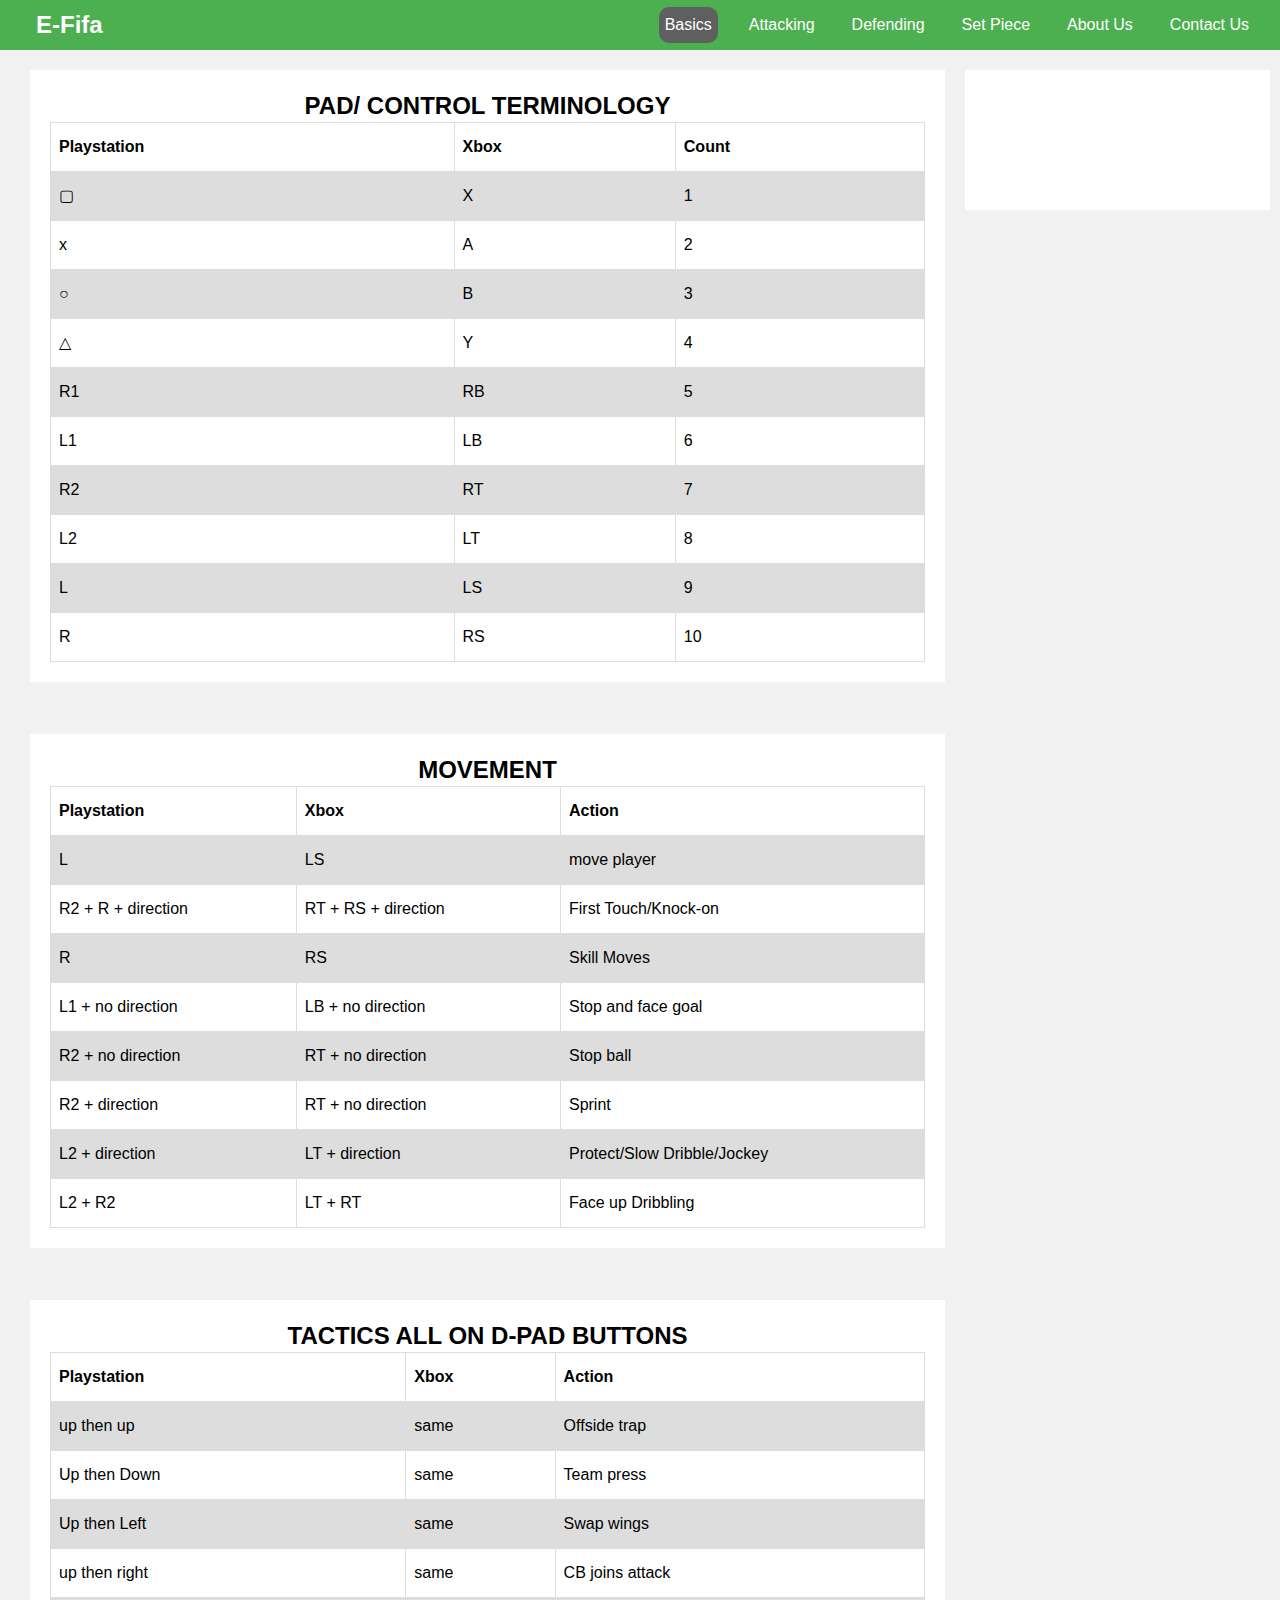
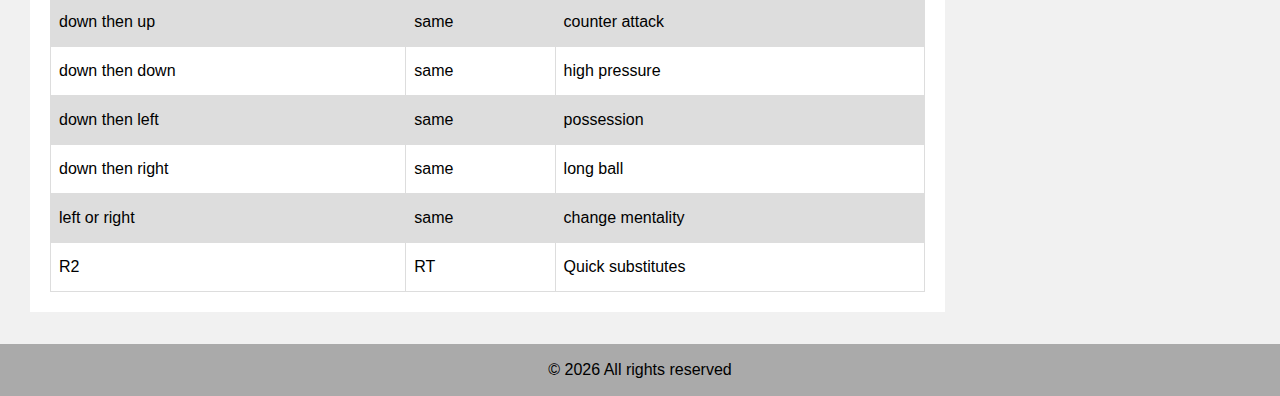
<file: index.html>
<!DOCTYPE html>
<html>
  <head>
    <meta charset="utf-8" />
    <title>E-Fifa</title>
    <link rel="stylesheet" type="text/css" href="style.css" />
  </head>

  <body>
    <div id="wrapper">
      <div class="nav">
        <a href="index.html"><h2>E-Fifa</h2></a>
        <ul>
          <li><a href="Contact Us.html"> Contact Us</a></li>
          <li><a href="About Us.html"> About Us</a></li>
          <li><a href="Set piece.html"> Set Piece</a></li>
          <li><a href="Defending.html"> Defending</a></li>
          <li><a href="Attacking.html"> Attacking</a></li>
          <li id="active"><a href="index.html"> Basics</a></li>
        </ul>
      </div>

      <div class="row">
        <div class="leftcolumn">
          <div class="card">
            <h2>PAD/ CONTROL TERMINOLOGY</h2>

            <table>
              <tr>
                <th>Playstation</th>
                <th>Xbox</th>
                <th>Count</th>
              </tr>
              <tr>
                <td>&#9634;</td>
                <td>X</td>
                <td>1</td>
              </tr>
              <tr>
                <td>x</td>
                <td>A</td>
                <td>2</td>
              </tr>
              <tr>
                <td>&#9675;</td>
                <td>B</td>
                <td>3</td>
              </tr>
              <tr>
                <td>&#9651;</td>
                <td>Y</td>
                <td>4</td>
              </tr>
              <tr>
                <td>R1</td>
                <td>RB</td>
                <td>5</td>
              </tr>
              <tr>
                <td>L1</td>
                <td>LB</td>
                <td>6</td>
              </tr>
              <tr>
                <td>R2</td>
                <td>RT</td>
                <td>7</td>
              </tr>
              <tr>
                <td>L2</td>
                <td>LT</td>
                <td>8</td>
              </tr>
              <tr>
                <td>L</td>
                <td>LS</td>
                <td>9</td>
              </tr>
              <tr>
                <td>R</td>
                <td>RS</td>
                <td>10</td>
              </tr>
            </table>
          </div>
          <br />

          <div class="card">
            <h2>Movement</h2>

            <table>
              <tr>
                <th>Playstation</th>
                <th>Xbox</th>
                <th>Action</th>
              </tr>
              <tr>
                <td>L</td>
                <td>LS</td>
                <td>move player</td>
              </tr>
              <tr>
                <td>R2 + R + direction</td>
                <td>RT + RS + direction</td>
                <td>First Touch/Knock-on</td>
              </tr>
              <tr>
                <td>R</td>
                <td>RS</td>
                <td>Skill Moves</td>
              </tr>
              <tr>
                <td>L1 + no direction</td>
                <td>LB + no direction</td>
                <td>Stop and face goal</td>
              </tr>
              <tr>
                <td>R2 + no direction</td>
                <td>RT + no direction</td>
                <td>Stop ball</td>
              </tr>
              <tr>
                <td>R2 + direction</td>
                <td>RT + no direction</td>
                <td>Sprint</td>
              </tr>
              <tr>
                <td>L2 + direction</td>
                <td>LT + direction</td>
                <td>Protect/Slow Dribble/Jockey</td>
              </tr>
              <tr>
                <td>L2 + R2</td>
                <td>LT + RT</td>
                <td>Face up Dribbling</td>
              </tr>
            </table>
          </div>
          <br />

          <div class="card">
            <h2>Tactics All on D-Pad buttons</h2>

            <table>
              <tr>
                <th>Playstation</th>
                <th>Xbox</th>
                <th>Action</th>
              </tr>
              <tr>
                <td>up then up</td>
                <td>same</td>
                <td>Offside trap</td>
              </tr>
              <tr>
                <td>Up then Down</td>
                <td>same</td>
                <td>Team press</td>
              </tr>
              <tr>
                <td>Up then Left</td>
                <td>same</td>
                <td>Swap wings</td>
              </tr>
              <tr>
                <td>up then right</td>
                <td>same</td>
                <td>CB joins attack</td>
              </tr>
              <tr>
                <td>down then up</td>
                <td>same</td>
                <td>counter attack</td>
              </tr>
              <tr>
                <td>down then down</td>
                <td>same</td>
                <td>high pressure</td>
              </tr>
              <tr>
                <td>down then left</td>
                <td>same</td>
                <td>possession</td>
              </tr>
              <tr>
                <td>down then right</td>
                <td>same</td>
                <td>long ball</td>
              </tr>
              <tr>
                <td>left or right</td>
                <td>same</td>
                <td>change mentality</td>
              </tr>
              <tr>
                <td>R2</td>
                <td>RT</td>
                <td>Quick substitutes</td>
              </tr>
            </table>
          </div>
        </div>
        <div class="rightcolumn">
          <div class="card">
            <h2></h2>
            <div class="fakeimg" style="height: 100px"></div>
          </div>
        </div>
      </div>
      <br />
    </div>
    <script src="script.js"></script>
  </body>
</html>
</file>
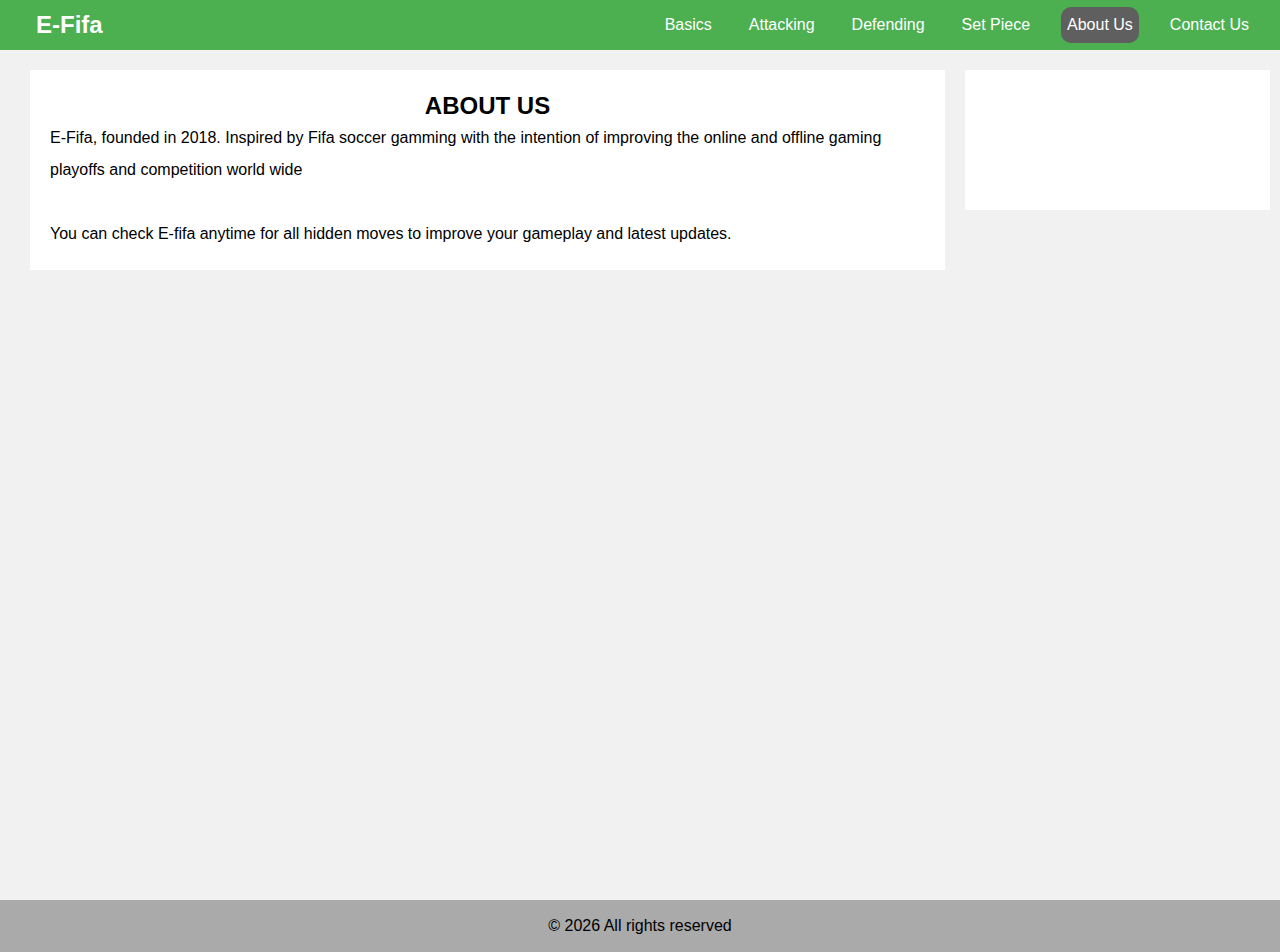
<file: About Us.html>
<!DOCTYPE html>
<html>
  <head>
    <meta charset="utf-8" />
    <title>E-Fifa</title>
    <link rel="stylesheet" type="text/css" href="style.css" />
  </head>

  <body>
    <div id="wrapper">
      <div class="nav">
        <a href="index.html"><h2>E-Fifa</h2></a>
        <ul>
          <li><a href="Contact Us.html"> Contact Us</a></li>
          <li id="active"><a href="About Us.html"> About Us</a></li>
          <li><a href="Set piece.html"> Set Piece</a></li>
          <li><a href="Defending.html"> Defending</a></li>
          <li><a href="Attacking.html"> Attacking</a></li>
          <li><a href="index.html"> Basics</a></li>
        </ul>
      </div>

      <div class="row">
        <div class="leftcolumn">
          <div class="card">
            <h2>About Us</h2>
            <p>
              E-Fifa, founded in 2018. Inspired by Fifa soccer gamming with the
              intention of improving the online and offline gaming playoffs and
              competition world wide <br /><br />

              You can check E-fifa anytime for all hidden moves to improve your
              gameplay and latest updates. <br />
            </p>
          </div>
        </div>

        <div class="rightcolumn">
          <div class="card">
            <h2></h2>
            <div class="fakeimg" style="height: 100px"></div>
          </div>
        </div>
      </div>
      <br />
    </div>
    <script src="script.js"></script>
  </body>
</html>
</file>
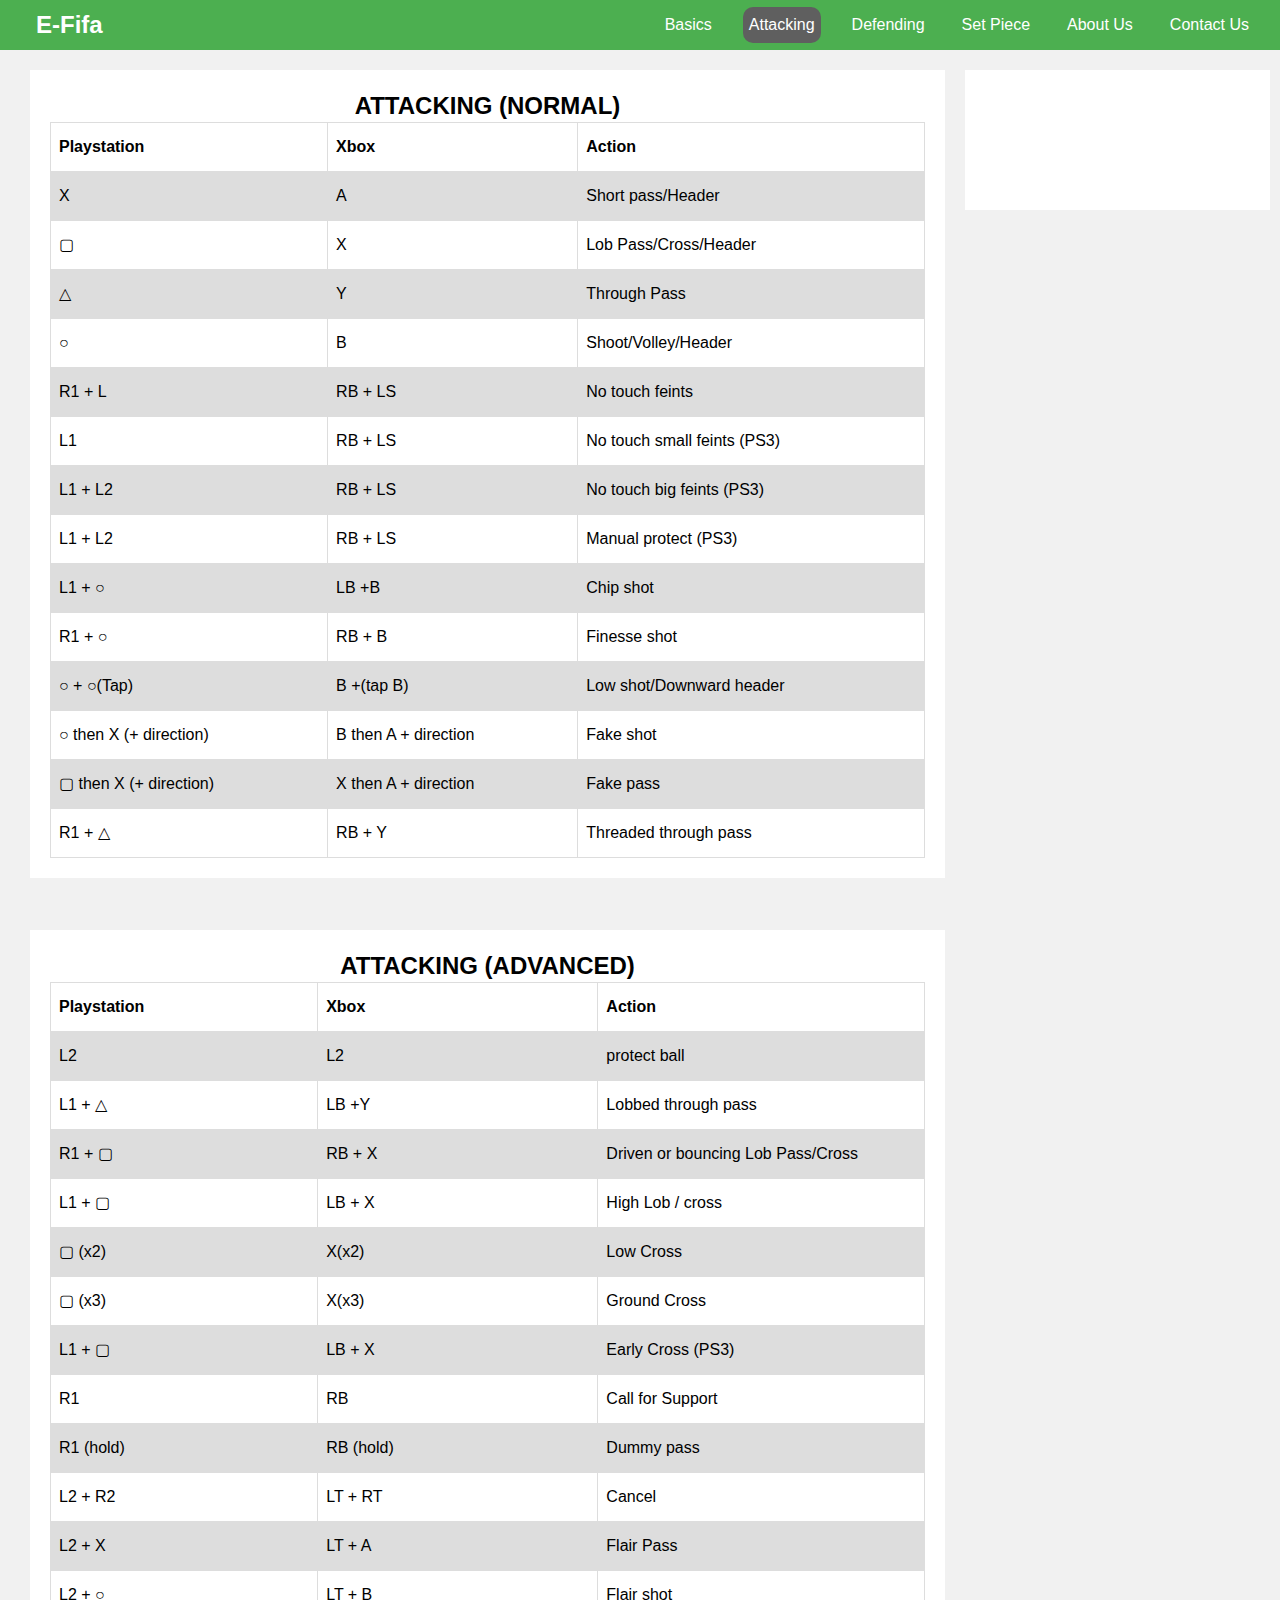
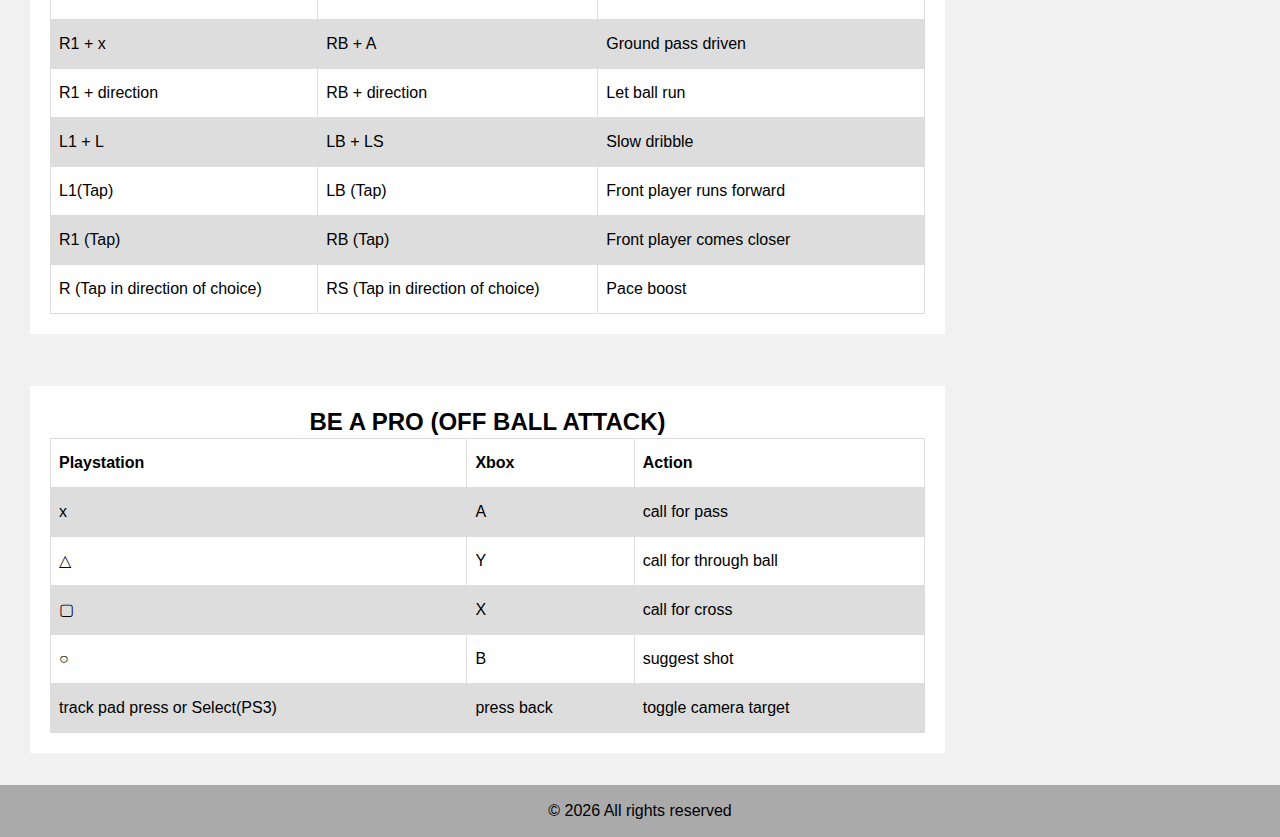
<file: Attacking.html>
<!DOCTYPE html>
<html>
  <head>
    <meta charset="utf-8" />
    <title>E-Fifa</title>
    <link rel="stylesheet" type="text/css" href="style.css" />
  </head>

  <body>
    <div id="wrapper">
      <div class="nav">
        <a href="index.html"><h2>E-Fifa</h2></a>
        <ul>
          <li><a href="Contact Us.html"> Contact Us</a></li>
          <li><a href="About Us.html"> About Us</a></li>
          <li><a href="Set piece.html"> Set Piece</a></li>
          <li><a href="Defending.html"> Defending</a></li>
          <li id="active"><a href="Attacking.html"> Attacking</a></li>
          <li><a href="index.html"> Basics</a></li>
        </ul>
      </div>

      <div class="row">
        <div class="leftcolumn">
          <div class="card">
            <h2>Attacking (Normal)</h2>

            <table>
              <tr>
                <th>Playstation</th>
                <th>Xbox</th>
                <th>Action</th>
              </tr>
              <tr>
                <td>X</td>
                <td>A</td>
                <td>Short pass/Header</td>
              </tr>
              <tr>
                <td>&#9634;</td>
                <td>X</td>
                <td>Lob Pass/Cross/Header</td>
              </tr>
              <tr>
                <td>&#9651;</td>
                <td>Y</td>
                <td>Through Pass</td>
              </tr>
              <tr>
                <td>&#9675;</td>
                <td>B</td>
                <td>Shoot/Volley/Header</td>
              </tr>
              <tr>
                <td>R1 + L</td>
                <td>RB + LS</td>
                <td>No touch feints</td>
              </tr>
              <tr>
                <td>L1</td>
                <td>RB + LS</td>
                <td>No touch small feints (PS3)</td>
              </tr>
              <tr>
                <td>L1 + L2</td>
                <td>RB + LS</td>
                <td>No touch big feints (PS3)</td>
              </tr>
              <tr>
                <td>L1 + L2</td>
                <td>RB + LS</td>
                <td>Manual protect (PS3)</td>
              </tr>
              <tr>
                <td>L1 + &#9675;</td>
                <td>LB +B</td>
                <td>Chip shot</td>
              </tr>
              <tr>
                <td>R1 + &#9675;</td>
                <td>RB + B</td>
                <td>Finesse shot</td>
              </tr>
              <tr>
                <td>&#9675; + &#9675;(Tap)</td>
                <td>B +(tap B)</td>
                <td>Low shot/Downward header</td>
              </tr>
              <tr>
                <td>&#9675; then X (+ direction)</td>
                <td>B then A + direction</td>
                <td>Fake shot</td>
              </tr>
              <tr>
                <td>&#9634; then X (+ direction)</td>
                <td>X then A + direction</td>
                <td>Fake pass</td>
              </tr>
              <tr>
                <td>R1 + &#9651;</td>
                <td>RB + Y</td>
                <td>Threaded through pass</td>
              </tr>
            </table>
          </div>
          <br />

          <div class="card">
            <h2>Attacking (Advanced)</h2>

            <table>
              <tr>
                <th>Playstation</th>
                <th>Xbox</th>
                <th>Action</th>
              </tr>
              <tr>
                <td>L2</td>
                <td>L2</td>
                <td>protect ball</td>
              </tr>
              <tr>
                <td>L1 + &#9651;</td>
                <td>LB +Y</td>
                <td>Lobbed through pass</td>
              </tr>
              <tr>
                <td>R1 + &#9634;</td>
                <td>RB + X</td>
                <td>Driven or bouncing Lob Pass/Cross</td>
              </tr>
              <tr>
                <td>L1 + &#9634;</td>
                <td>LB + X</td>
                <td>High Lob / cross</td>
              </tr>
              <tr>
                <td>&#9634; (x2)</td>
                <td>X(x2)</td>
                <td>Low Cross</td>
              </tr>
              <tr>
                <td>&#9634; (x3)</td>
                <td>X(x3)</td>
                <td>Ground Cross</td>
              </tr>
              <tr>
                <td>L1 + &#9634;</td>
                <td>LB + X</td>
                <td>Early Cross (PS3)</td>
              </tr>
              <tr>
                <td>R1</td>
                <td>RB</td>
                <td>Call for Support</td>
              </tr>
              <tr>
                <td>R1 (hold)</td>
                <td>RB (hold)</td>
                <td>Dummy pass</td>
              </tr>
              <tr>
                <td>L2 + R2</td>
                <td>LT + RT</td>
                <td>Cancel</td>
              </tr>
              <tr>
                <td>L2 + X</td>
                <td>LT + A</td>
                <td>Flair Pass</td>
              </tr>
              <tr>
                <td>L2 + &#9675;</td>
                <td>LT + B</td>
                <td>Flair shot</td>
              </tr>
              <tr>
                <td>R1 + x</td>
                <td>RB + A</td>
                <td>Ground pass driven</td>
              </tr>
              <tr>
                <td>R1 + direction</td>
                <td>RB + direction</td>
                <td>Let ball run</td>
              </tr>
              <tr>
                <td>L1 + L</td>
                <td>LB + LS</td>
                <td>Slow dribble</td>
              </tr>
              <tr>
                <td>L1(Tap)</td>
                <td>LB (Tap)</td>
                <td>Front player runs forward</td>
              </tr>
              <tr>
                <td>R1 (Tap)</td>
                <td>RB (Tap)</td>
                <td>Front player comes closer</td>
              </tr>
              <tr>
                <td>R (Tap in direction of choice)</td>
                <td>RS (Tap in direction of choice)</td>
                <td>Pace boost</td>
              </tr>
            </table>
          </div>
          <br />
          <div class="card">
            <h2>Be a pro (off ball attack)</h2>

            <table>
              <tr>
                <th>Playstation</th>
                <th>Xbox</th>
                <th>Action</th>
              </tr>
              <tr>
                <td>x</td>
                <td>A</td>
                <td>call for pass</td>
              </tr>
              <tr>
                <td>&#9651;</td>
                <td>Y</td>
                <td>call for through ball</td>
              </tr>
              <tr>
                <td>&#9634;</td>
                <td>X</td>
                <td>call for cross</td>
              </tr>
              <tr>
                <td>&#9675;</td>
                <td>B</td>
                <td>suggest shot</td>
              </tr>
              <tr>
                <td>track pad press or Select(PS3)</td>
                <td>press back</td>
                <td>toggle camera target</td>
              </tr>
            </table>
          </div>
        </div>
        <div class="rightcolumn">
          <div class="card">
            <h2></h2>
            <div class="fakeimg" style="height: 100px"></div>
          </div>
        </div>
      </div>
      <br />
    </div>
    <script src="script.js"></script>
  </body>
</html>
</file>
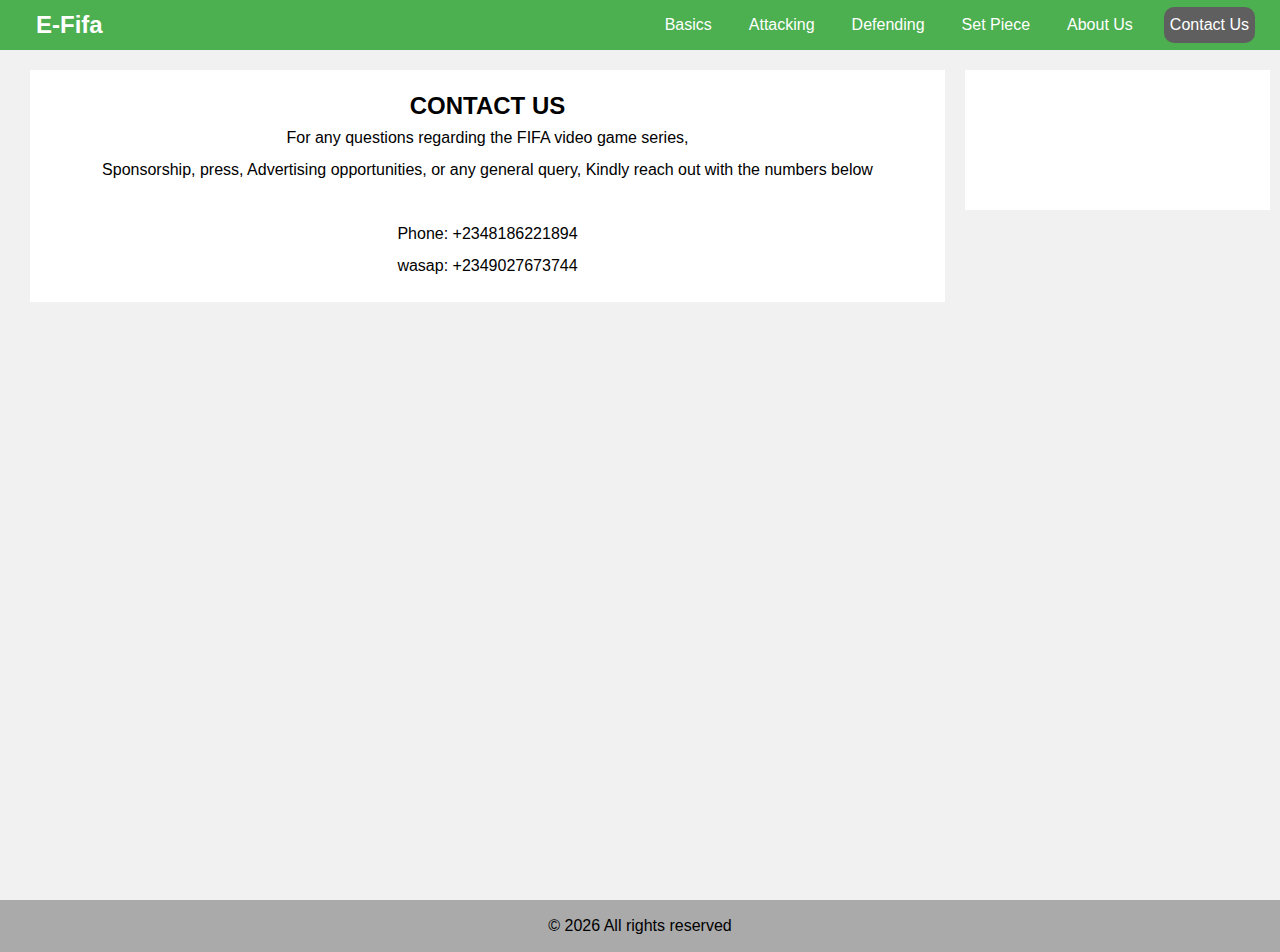
<file: Contact Us.html>
<!DOCTYPE html>
<html>
  <head>
    <meta charset="utf-8" />
    <title>E-Fifa</title>
    <link rel="stylesheet" type="text/css" href="style.css" />
  </head>

  <body>
    <div id="wrapper">
      <div class="nav">
        <a href="index.html"><h2>E-Fifa</h2></a>
        <ul>
          <li id="active"><a href="Contact Us.html"> Contact Us</a></li>
          <li><a href="About Us.html"> About Us</a></li>
          <li><a href="Set piece.html"> Set Piece</a></li>
          <li><a href="Defending.html"> Defending</a></li>
          <li><a href="Attacking.html"> Attacking</a></li>
          <li><a href="index.html"> Basics</a></li>
        </ul>
      </div>

      <div class="row">
        <div class="leftcolumn">
          <div class="card">
            <h2>Contact Us</h2>
            <p style="text-align: center">
              For any questions regarding the FIFA video game series,<br />Sponsorship,
              press, Advertising opportunities, or any general query, Kindly
              reach out with the numbers below <br />
              <br />

              Phone: +2348186221894
              <br />wasap: +2349027673744
            </p>
          </div>
        </div>
        <div class="rightcolumn">
          <div class="card">
            <h2></h2>
            <div class="fakeimg" style="height: 100px"></div>
          </div>
        </div>
      </div>
      <br />
    </div>

    <script src="script.js"></script>
  </body>
</html>
</file>
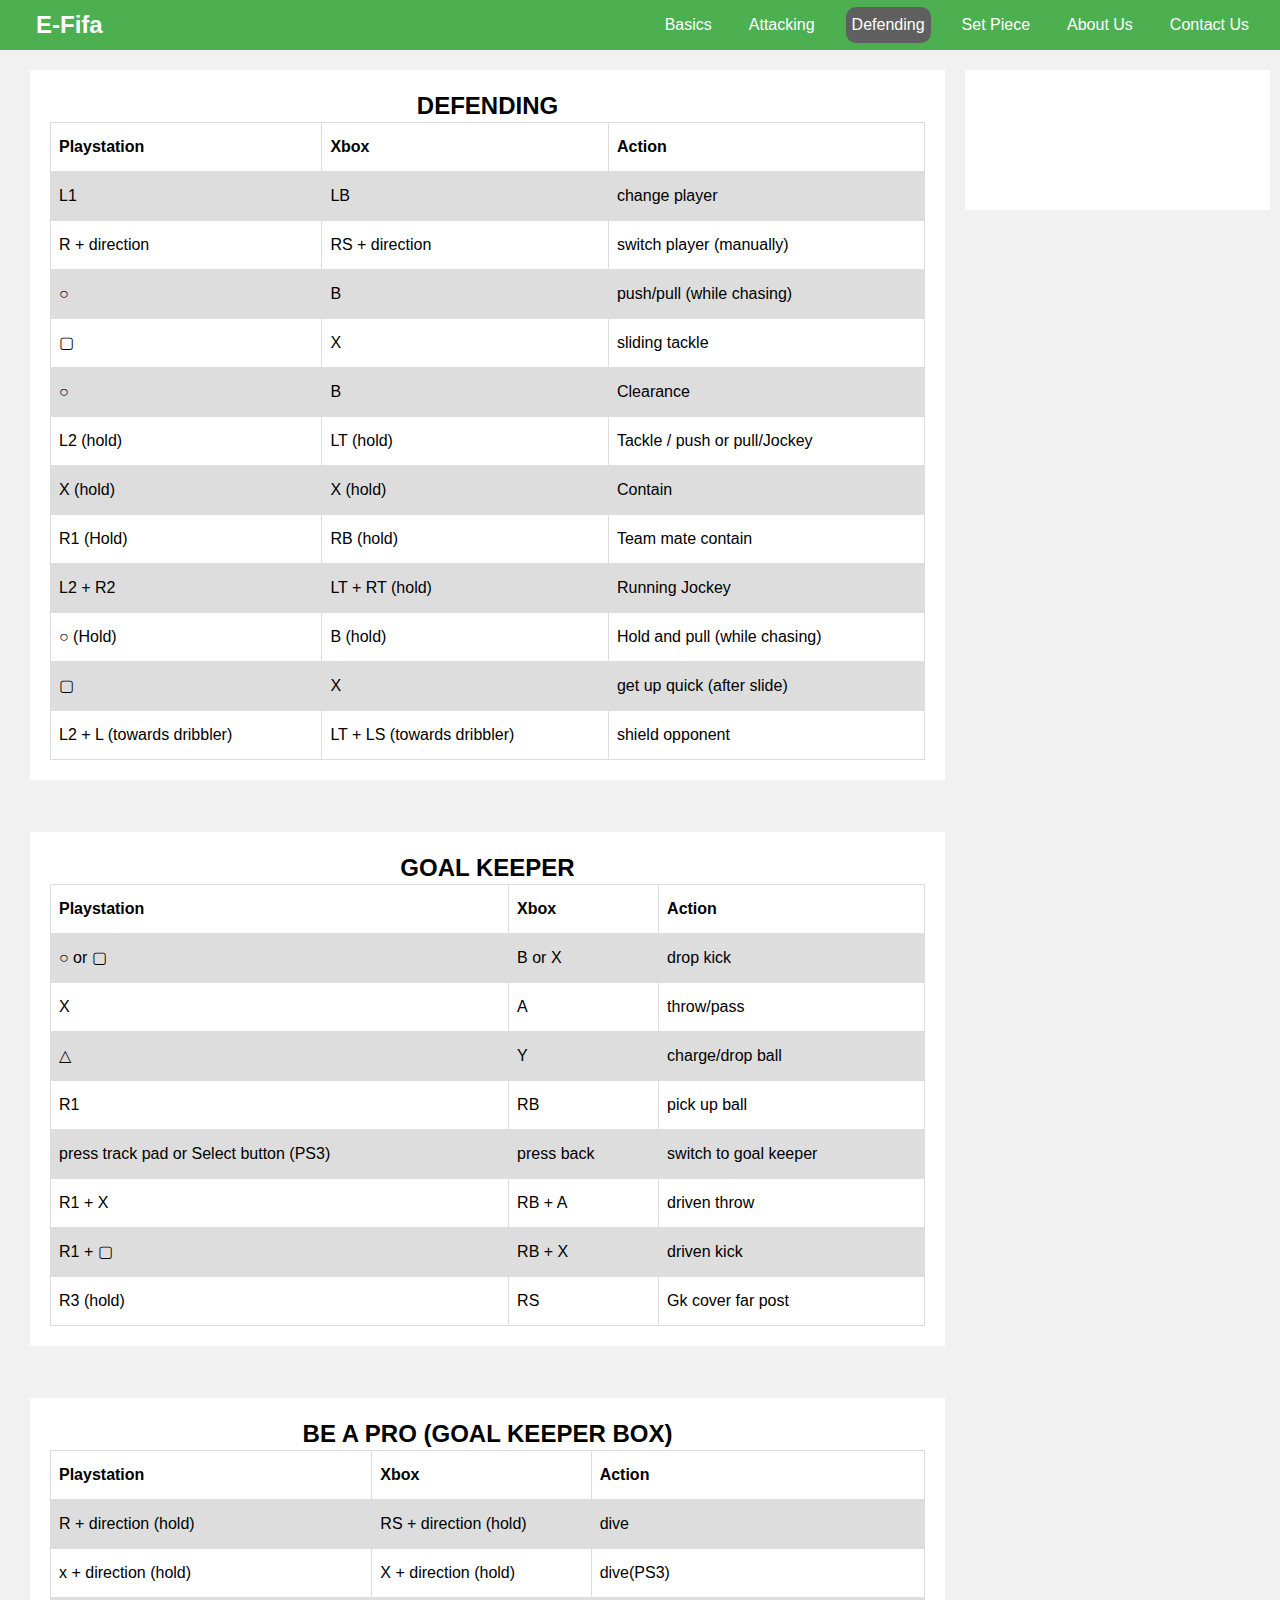
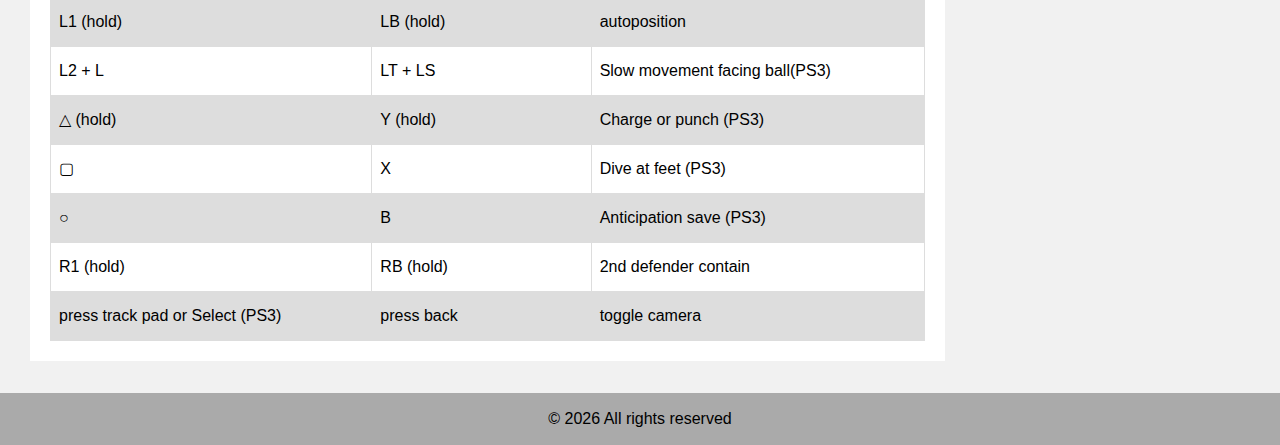
<file: Defending.html>
<!DOCTYPE html>
<html>
  <head>
    <meta charset="utf-8" />
    <title>E-Fifa</title>
    <link rel="stylesheet" type="text/css" href="style.css" />
  </head>

  <body>
    <div id="wrapper">
      <div class="nav">
        <a href="index.html"><h2>E-Fifa</h2></a>
        <ul>
          <li><a href="Contact Us.html"> Contact Us</a></li>
          <li><a href="About Us.html"> About Us</a></li>
          <li><a href="Set piece.html"> Set Piece</a></li>
          <li id="active"><a href="Defending.html"> Defending</a></li>
          <li><a href="Attacking.html"> Attacking</a></li>
          <li><a href="index.html"> Basics</a></li>
        </ul>
      </div>

      <div class="row">
        <div class="leftcolumn">
          <div class="card">
            <h2>Defending</h2>

            <table>
              <tr>
                <th>Playstation</th>
                <th>Xbox</th>
                <th>Action</th>
              </tr>
              <tr>
                <td>L1</td>
                <td>LB</td>
                <td>change player</td>
              </tr>
              <tr>
                <td>R + direction</td>
                <td>RS + direction</td>
                <td>switch player (manually)</td>
              </tr>
              <tr>
                <td>&#9675;</td>
                <td>B</td>
                <td>push/pull (while chasing)</td>
              </tr>
              <tr>
                <td>&#9634;</td>
                <td>X</td>
                <td>sliding tackle</td>
              </tr>
              <tr>
                <td>&#9675;</td>
                <td>B</td>
                <td>Clearance</td>
              </tr>
              <tr>
                <td>L2 (hold)</td>
                <td>LT (hold)</td>
                <td>Tackle / push or pull/Jockey</td>
              </tr>
              <tr>
                <td>X (hold)</td>
                <td>X (hold)</td>
                <td>Contain</td>
              </tr>
              <tr>
                <td>R1 (Hold)</td>
                <td>RB (hold)</td>
                <td>Team mate contain</td>
              </tr>
              <tr>
                <td>L2 + R2</td>
                <td>LT + RT (hold)</td>
                <td>Running Jockey</td>
              </tr>
              <tr>
                <td>&#9675; (Hold)</td>
                <td>B (hold)</td>
                <td>Hold and pull (while chasing)</td>
              </tr>
              <tr>
                <td>&#9634;</td>
                <td>X</td>
                <td>get up quick (after slide)</td>
              </tr>
              <tr>
                <td>L2 + L (towards dribbler)</td>
                <td>LT + LS (towards dribbler)</td>
                <td>shield opponent</td>
              </tr>
            </table>
          </div>
          <br />

          <div class="card">
            <h2>Goal keeper</h2>

            <table>
              <tr>
                <th>Playstation</th>
                <th>Xbox</th>
                <th>Action</th>
              </tr>
              <tr>
                <td>&#9675; or &#9634;</td>
                <td>B or X</td>
                <td>drop kick</td>
              </tr>
              <tr>
                <td>X</td>
                <td>A</td>
                <td>throw/pass</td>
              </tr>
              <tr>
                <td>&#9651;</td>
                <td>Y</td>
                <td>charge/drop ball</td>
              </tr>
              <tr>
                <td>R1</td>
                <td>RB</td>
                <td>pick up ball</td>
              </tr>
              <tr>
                <td>press track pad or Select button (PS3)</td>
                <td>press back</td>
                <td>switch to goal keeper</td>
              </tr>
              <tr>
                <td>R1 + X</td>
                <td>RB + A</td>
                <td>driven throw</td>
              </tr>
              <tr>
                <td>R1 + &#9634;</td>
                <td>RB + X</td>
                <td>driven kick</td>
              </tr>
              <tr>
                <td>R3 (hold)</td>
                <td>RS</td>
                <td>Gk cover far post</td>
              </tr>
            </table>
          </div>
          <br />
          <div class="card">
            <h2>Be a pro (goal keeper box)</h2>

            <table>
              <tr>
                <th>Playstation</th>
                <th>Xbox</th>
                <th>Action</th>
              </tr>
              <tr>
                <td>R + direction (hold)</td>
                <td>RS + direction (hold)</td>
                <td>dive</td>
              </tr>
              <tr>
                <td>x + direction (hold)</td>
                <td>X + direction (hold)</td>
                <td>dive(PS3)</td>
              </tr>
              <tr>
                <td>L1 (hold)</td>
                <td>LB (hold)</td>
                <td>autoposition</td>
              </tr>
              <tr>
                <td>L2 + L</td>
                <td>LT + LS</td>
                <td>Slow movement facing ball(PS3)</td>
              </tr>
              <tr>
                <td>&#9651; (hold)</td>
                <td>Y (hold)</td>
                <td>Charge or punch (PS3)</td>
              </tr>
              <tr>
                <td>&#9634;</td>
                <td>X</td>
                <td>Dive at feet (PS3)</td>
              </tr>
              <tr>
                <td>&#9675;</td>
                <td>B</td>
                <td>Anticipation save (PS3)</td>
              </tr>
              <tr>
                <td>R1 (hold)</td>
                <td>RB (hold)</td>
                <td>2nd defender contain</td>
              </tr>
              <tr>
                <td>press track pad or Select (PS3)</td>
                <td>press back</td>
                <td>toggle camera</td>
              </tr>
            </table>
          </div>
        </div>

        <div class="rightcolumn">
          <div class="card">
            <h2></h2>
            <div class="fakeimg" style="height: 100px"></div>
          </div>
        </div>
      </div>
      <br />
    </div>
    <script src="script.js"></script>
  </body>
</html>
</file>
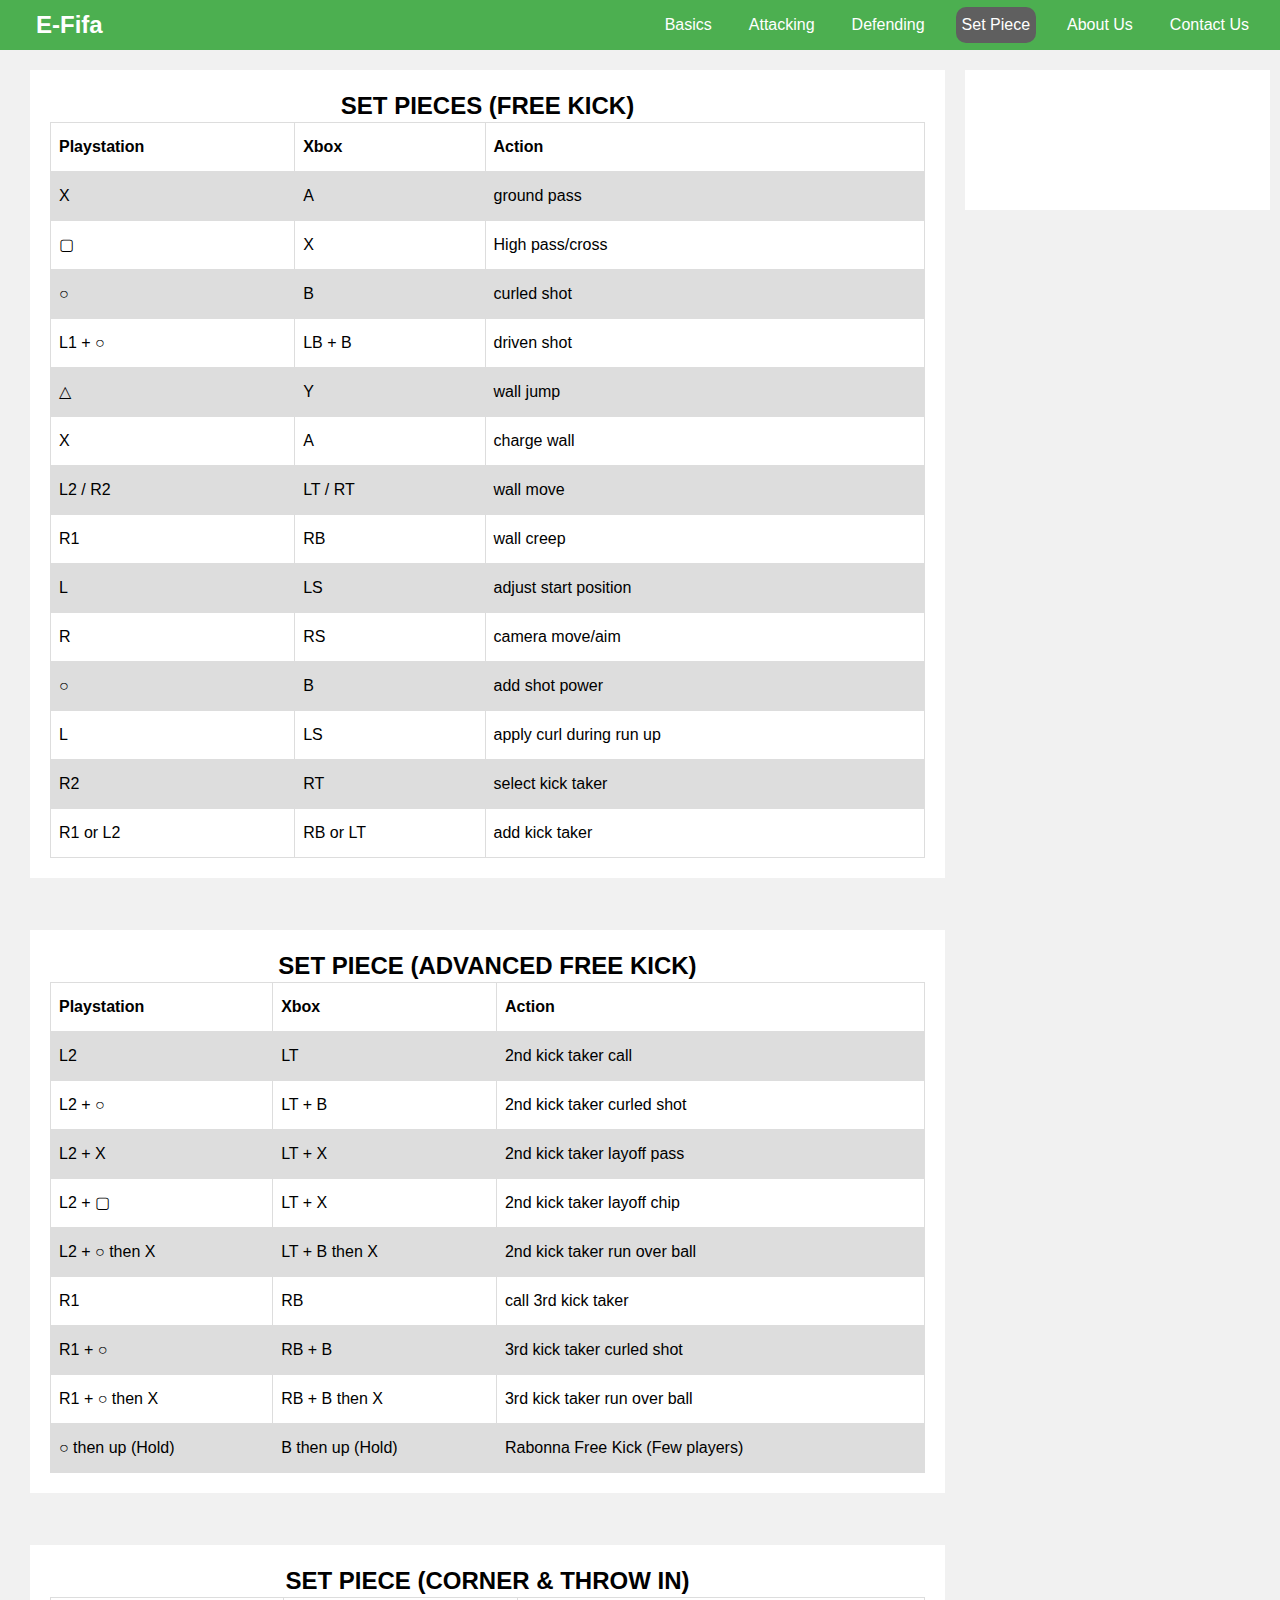
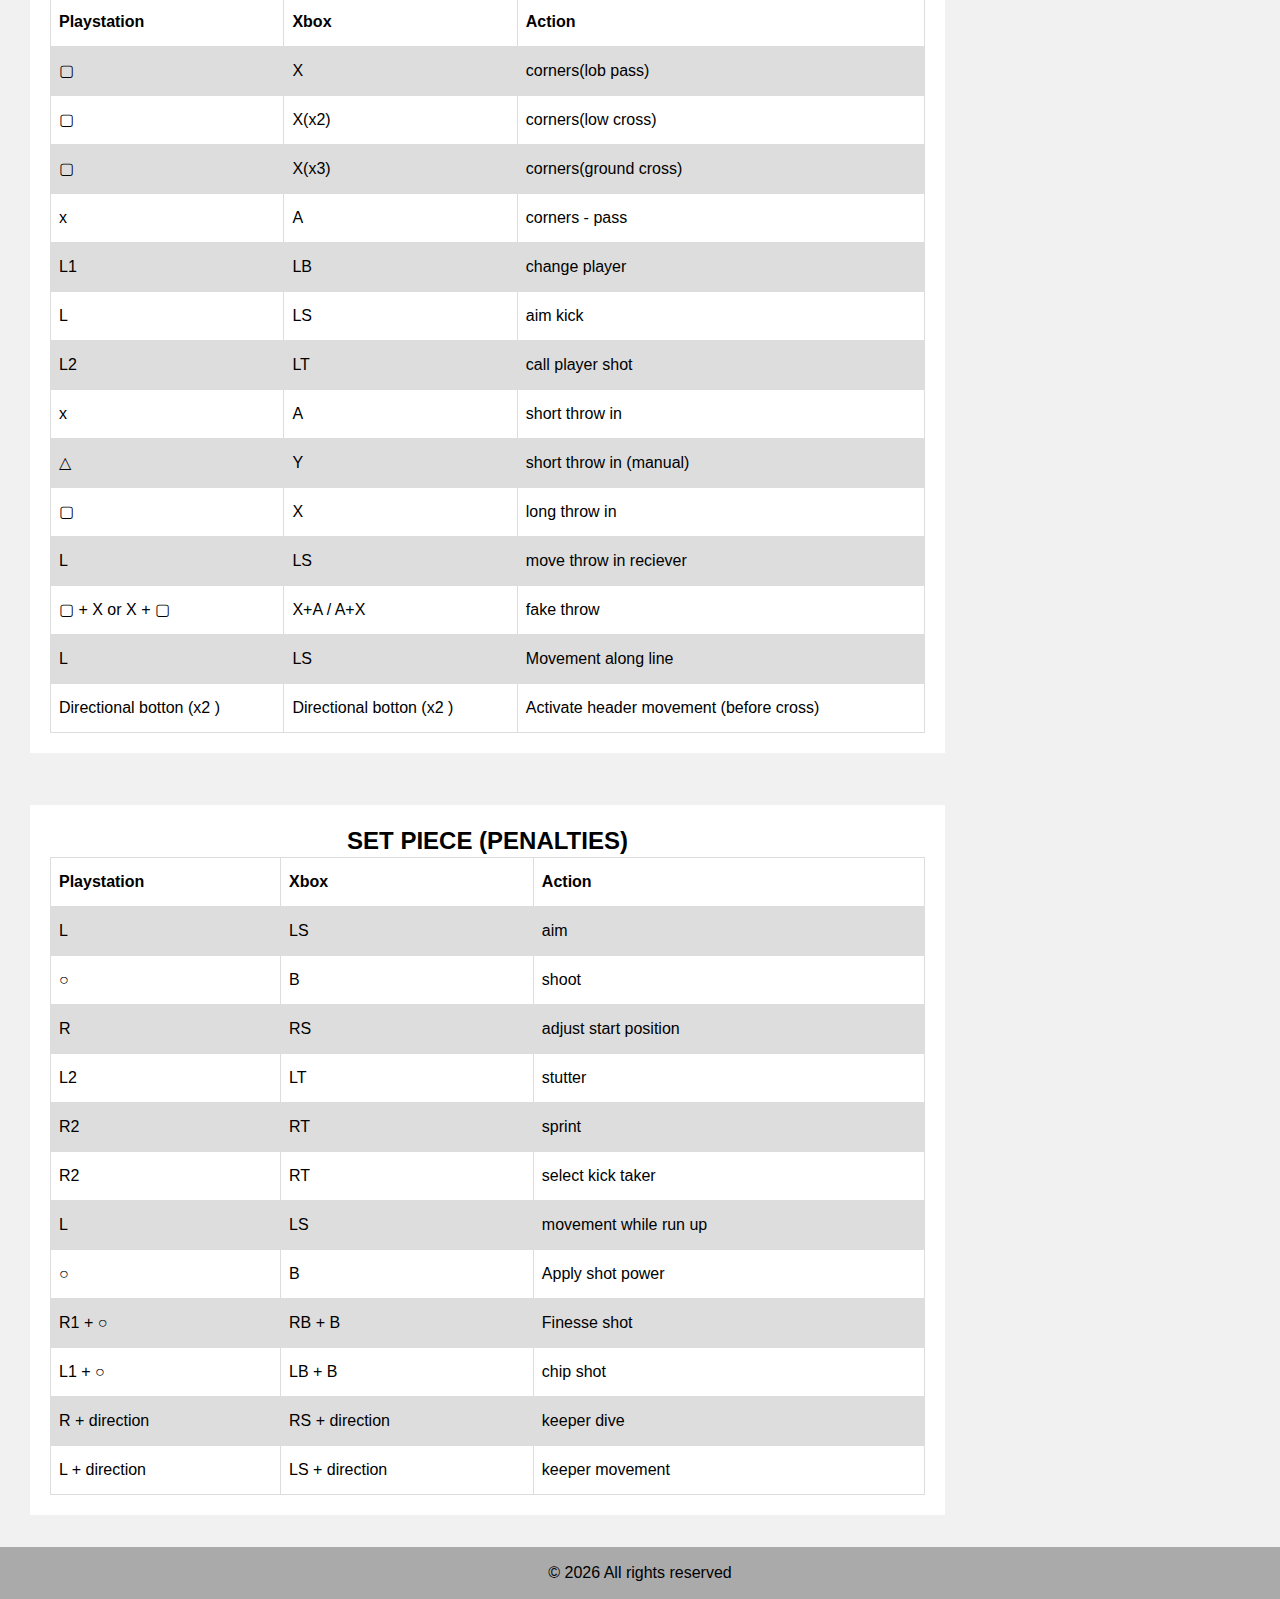
<file: Set piece.html>
<!DOCTYPE html>
<html>
  <head>
    <meta charset="utf-8" />
    <title>E-Fifa</title>
    <link rel="stylesheet" type="text/css" href="style.css" />
  </head>

  <body>
    <div id="wrapper">
      <div class="nav">
        <a href="index.html"><h2>E-Fifa</h2></a>
        <ul>
          <li><a href="Contact Us.html"> Contact Us</a></li>
          <li><a href="About Us.html"> About Us</a></li>
          <li id="active"><a href="Set piece.html"> Set Piece</a></li>
          <li><a href="Defending.html"> Defending</a></li>
          <li><a href="Attacking.html"> Attacking</a></li>
          <li><a href="index.html"> Basics</a></li>
        </ul>
      </div>

      <div class="row">
        <div class="leftcolumn">
          <div class="card">
            <h2>set pieces (free kick)</h2>

            <table>
              <tr>
                <th>Playstation</th>
                <th>Xbox</th>
                <th>Action</th>
              </tr>
              <tr>
                <td>X</td>
                <td>A</td>
                <td>ground pass</td>
              </tr>
              <tr>
                <td>&#9634;</td>
                <td>X</td>
                <td>High pass/cross</td>
              </tr>
              <tr>
                <td>&#9675;</td>
                <td>B</td>
                <td>curled shot</td>
              </tr>
              <tr>
                <td>L1 + &#9675;</td>
                <td>LB + B</td>
                <td>driven shot</td>
              </tr>
              <tr>
                <td>&#9651;</td>
                <td>Y</td>
                <td>wall jump</td>
              </tr>
              <tr>
                <td>X</td>
                <td>A</td>
                <td>charge wall</td>
              </tr>
              <tr>
                <td>L2 / R2</td>
                <td>LT / RT</td>
                <td>wall move</td>
              </tr>
              <tr>
                <td>R1</td>
                <td>RB</td>
                <td>wall creep</td>
              </tr>
              <tr>
                <td>L</td>
                <td>LS</td>
                <td>adjust start position</td>
              </tr>
              <tr>
                <td>R</td>
                <td>RS</td>
                <td>camera move/aim</td>
              </tr>
              <tr>
                <td>&#9675;</td>
                <td>B</td>
                <td>add shot power</td>
              </tr>
              <tr>
                <td>L</td>
                <td>LS</td>
                <td>apply curl during run up</td>
              </tr>
              <tr>
                <td>R2</td>
                <td>RT</td>
                <td>select kick taker</td>
              </tr>
              <tr>
                <td>R1 or L2</td>
                <td>RB or LT</td>
                <td>add kick taker</td>
              </tr>
            </table>
          </div>
          <br />

          <div class="card">
            <h2>set piece (Advanced free kick)</h2>

            <table>
              <tr>
                <th>Playstation</th>
                <th>Xbox</th>
                <th>Action</th>
              </tr>
              <tr>
                <td>L2</td>
                <td>LT</td>
                <td>2nd kick taker call</td>
              </tr>
              <tr>
                <td>L2 + &#9675;</td>
                <td>LT + B</td>
                <td>2nd kick taker curled shot</td>
              </tr>
              <tr>
                <td>L2 + X</td>
                <td>LT + X</td>
                <td>2nd kick taker layoff pass</td>
              </tr>
              <tr>
                <td>L2 + &#9634;</td>
                <td>LT + X</td>
                <td>2nd kick taker layoff chip</td>
              </tr>
              <tr>
                <td>L2 + &#9675; then X</td>
                <td>LT + B then X</td>
                <td>2nd kick taker run over ball</td>
              </tr>
              <tr>
                <td>R1</td>
                <td>RB</td>
                <td>call 3rd kick taker</td>
              </tr>
              <tr>
                <td>R1 + &#9675;</td>
                <td>RB + B</td>
                <td>3rd kick taker curled shot</td>
              </tr>
              <tr>
                <td>R1 + &#9675; then X</td>
                <td>RB + B then X</td>
                <td>3rd kick taker run over ball</td>
              </tr>
              <tr>
                <td>&#9675; then up (Hold)</td>
                <td>B then up (Hold)</td>
                <td>Rabonna Free Kick (Few players)</td>
              </tr>
            </table>
          </div>
          <br />
          <div class="card">
            <h2>set piece (corner & throw in)</h2>

            <table>
              <tr>
                <th>Playstation</th>
                <th>Xbox</th>
                <th>Action</th>
              </tr>
              <tr>
                <td>&#9634;</td>
                <td>X</td>
                <td>corners(lob pass)</td>
              </tr>

              <tr>
                <td>&#9634;</td>
                <td>X(x2)</td>
                <td>corners(low cross)</td>
              </tr>
              <tr>
                <td>&#9634;</td>
                <td>X(x3)</td>
                <td>corners(ground cross)</td>
              </tr>
              <tr>
                <td>x</td>
                <td>A</td>
                <td>corners - pass</td>
              </tr>
              <tr>
                <td>L1</td>
                <td>LB</td>
                <td>change player</td>
              </tr>
              <tr>
                <td>L</td>
                <td>LS</td>
                <td>aim kick</td>
              </tr>
              <tr>
                <td>L2</td>
                <td>LT</td>
                <td>call player shot</td>
              </tr>
              <tr>
                <td>x</td>
                <td>A</td>
                <td>short throw in</td>
              </tr>
              <tr>
                <td>&#9651;</td>
                <td>Y</td>
                <td>short throw in (manual)</td>
              </tr>
              <tr>
                <td>&#9634;</td>
                <td>X</td>
                <td>long throw in</td>
              </tr>
              <tr>
                <td>L</td>
                <td>LS</td>
                <td>move throw in reciever</td>
              </tr>
              <tr>
                <td>&#9634; + X or X + &#9634;</td>
                <td>X+A / A+X</td>
                <td>fake throw</td>
              </tr>
              <tr>
                <td>L</td>
                <td>LS</td>
                <td>Movement along line</td>
              </tr>
              <tr>
                <td>Directional botton (x2 )</td>
                <td>Directional botton (x2 )</td>
                <td>Activate header movement (before cross)</td>
              </tr>
            </table>
          </div>
          <br />
          <div class="card">
            <h2>set piece (penalties)</h2>

            <table>
              <tr>
                <th>Playstation</th>
                <th>Xbox</th>
                <th>Action</th>
              </tr>
              <tr>
                <td>L</td>
                <td>LS</td>
                <td>aim</td>
              </tr>
              <tr>
                <td>&#9675;</td>
                <td>B</td>
                <td>shoot</td>
              </tr>
              <tr>
                <td>R</td>
                <td>RS</td>
                <td>adjust start position</td>
              </tr>
              <tr>
                <td>L2</td>
                <td>LT</td>
                <td>stutter</td>
              </tr>
              <tr>
                <td>R2</td>
                <td>RT</td>
                <td>sprint</td>
              </tr>
              <tr>
                <td>R2</td>
                <td>RT</td>
                <td>select kick taker</td>
              </tr>
              <tr>
                <td>L</td>
                <td>LS</td>
                <td>movement while run up</td>
              </tr>
              <tr>
                <td>&#9675;</td>
                <td>B</td>
                <td>Apply shot power</td>
              </tr>
              <tr>
                <td>R1 + &#9675;</td>
                <td>RB + B</td>
                <td>Finesse shot</td>
              </tr>
              <tr>
                <td>L1 + &#9675;</td>
                <td>LB + B</td>
                <td>chip shot</td>
              </tr>
              <tr>
                <td>R + direction</td>
                <td>RS + direction</td>
                <td>keeper dive</td>
              </tr>
              <tr>
                <td>L + direction</td>
                <td>LS + direction</td>
                <td>keeper movement</td>
              </tr>
            </table>
          </div>
        </div>
        <div class="rightcolumn">
          <div class="card">
            <h2></h2>
            <div class="fakeimg" style="height: 100px"></div>
          </div>
        </div>
      </div>
      <br />
    </div>
    <script src="script.js"></script>
  </body>
</html>
</file>
<file: style.css>
* {
  margin: 0px;
  padding: 0px;
  font-family: sans-serif;
  box-sizing: border-box;
}

html,
body {
  line-height: 2em;
  /* padding: 5px; */
  background: #f1f1f1;
  height: 100%;
}

#main {
  overflow: auto;
  padding-bottom: 20px;
}
/*style the navigation*/
.nav {
  width: 100%;
  height: 50px;
  background: #4caf50;
  display: flex; /* Align items properly */
  justify-content: space-between; /* Spread content */
  align-items: center; /* Align vertically */
}

.nav ul {
  list-style: none;
  margin: 0;
  padding: 0;
  display: flex; /* Align items horizontally */
  flex-direction: row-reverse;
}

/*style each list under the navigation*/
.nav li {
  margin-right: 25px;
  display: block;
  border-radius: 10px;
}
/*style the link tesx under the navigation*/
.nav a {
  color: white;
  text-decoration: none;
  padding: 2px 6px;
  border-radius: 10px;
  display: block; /* Ensures full area is clickable */
  position: relative;
}

/*style the h2 under nav*/
.nav h2 {
  margin-left: 30px;
}

.nav ul a:hover {
  color: #c8a165;
  background-color: #585454;
  transition: color 0.5s ease-in-out, background-color 0.5s ease-in-out;
}

/*making the selected nav bar active*/
#active {
  background-color: #5f5f5f;
}
.row {
  height: 100%;
  display: flex;
  flex-wrap: wrap;
}

/* Create two unequal columns that floats next to each other */
.leftcolumn {
  flex: 3;
  padding-left: 30px; /* Adds space inside the column */
}

.leftcolumn h2 {
  text-align: center;
  font-weight: bold;
  text-transform: uppercase;
}

/* Right column */
.rightcolumn {
  flex: 1;
  padding-left: 20px;
  padding-right: 10px;
}

/*add card effect for articles*/
.card {
  background-color: white;
  padding: 20px;
  margin-top: 20px;
}

#wrapper {
  min-height: 100%;
}

label {
  padding: 12px 12px 12px 0;
  display: inline-block;
}

input[type="submit"] {
  background-color: #4caf50;
  color: white;
  padding: 12px 20px;
  border: none;
  border-radius: 4px;
  cursor: pointer;
  float: right;
}

input[type="submit"]:hover {
  background-color: #45a049;
}

.container {
  border-radius: 5px;
  background-color: #f2f2f2;
  padding: 20px;
}

.footer {
  background-color: #aaaaaa;
  padding: 10px;
  text-align: center;
}

/* Responsive layout - when the screen is less than 800px wide,
 make the two columns stack on top of each other instead of next to each other */
@media (max-width: 800px) {
  .leftcolumn,
  .rightcolumn {
    width: 100%;
    padding: 0;
  }
}

/* Responsive layout - when the screen is less than 400px wide,
 make the navigation links stack on top of each other instead of next to each other */
@media (max-width: 400px) {
  .nav a {
    float: none;
    width: 100%;
  }
}

/* table styling for index page*/

table {
  font-family: arial, sans-serif;
  border-collapse: collapse;
  width: 100%;
}

td,
th {
  border: 1px solid #dddddd;
  text-align: left;
  padding: 8px;
}

tr:nth-child(even) {
  background-color: #dddddd;
}
</file>
